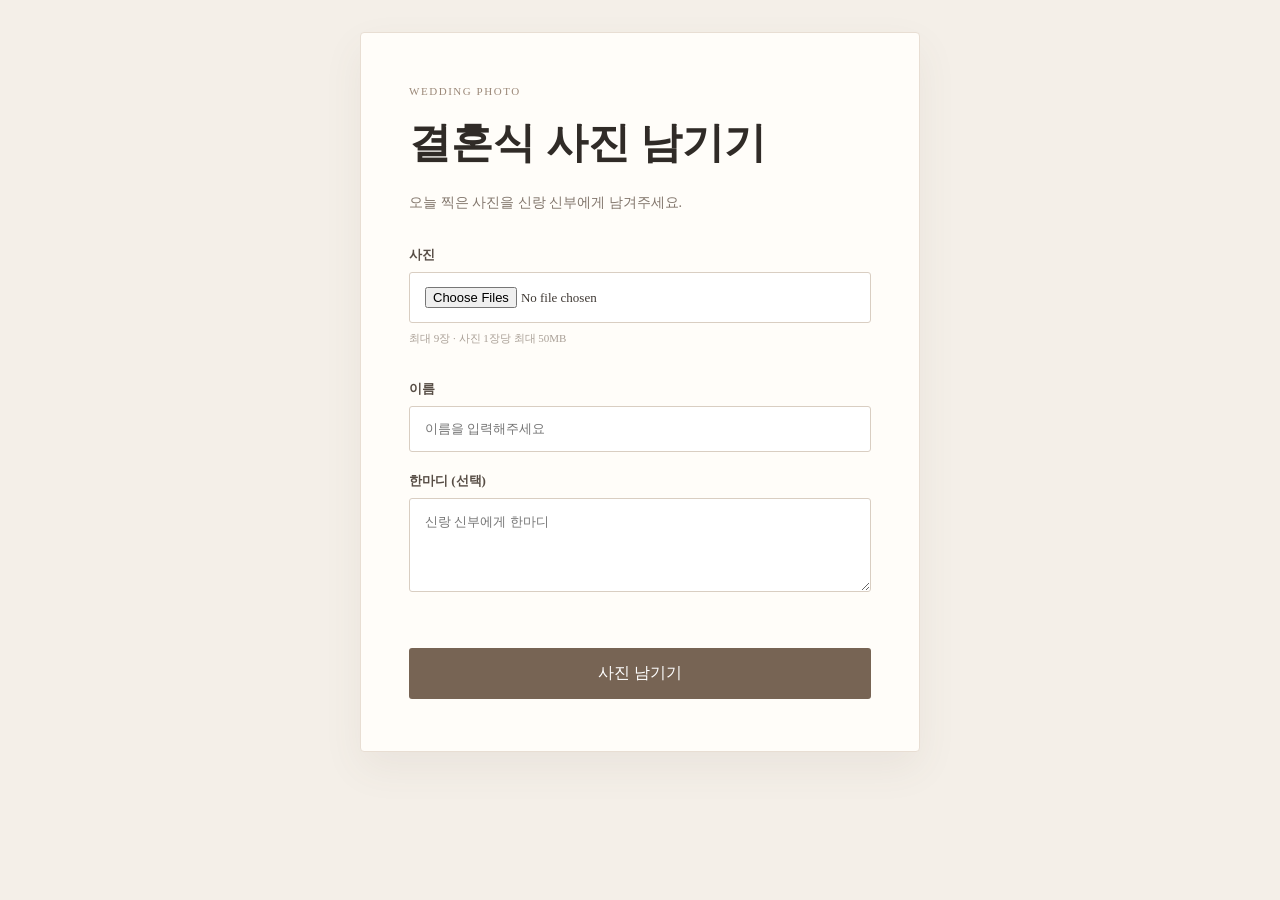
<file: google-drive-uploader/Index.html>
<!doctype html>
<html lang="ko">
  <head>
    <meta charset="utf-8" />
    <meta name="viewport" content="width=device-width, initial-scale=1" />
    <title>결혼식 사진 남기기</title>
    <style>
      *{box-sizing:border-box}body{margin:0;background:#f4efe8;color:#403a35;font-family:Georgia,"Noto Serif KR",serif}.card{width:min(calc(100% - 32px),560px);margin:32px auto;padding:clamp(28px,8vw,52px) clamp(22px,7vw,48px);background:#fffdf9;border:1px solid #e8ded3;border-radius:4px;box-shadow:0 16px 40px #66534612}.eyebrow{margin:0 0 18px;color:#9b8878;letter-spacing:.14em;font-size:11px}.card h1{margin:0;color:#302b27;font-size:clamp(30px,8vw,42px);font-weight:600;line-height:1.35}.intro{margin:18px 0 30px;color:#82766c;font-size:14px;line-height:1.9}.label{display:block;margin:20px 0 8px;color:#574d45;font-size:13px;font-weight:600}.input{width:100%;padding:14px 15px;border:1px solid #d9cec2;border-radius:3px;background:#fff;color:#403a35;font:inherit;font-size:13px}.help{margin:8px 0;color:#aaa097;font-size:11px}.submit{width:100%;margin-top:18px;padding:15px;border:0;border-radius:3px;background:#776454;color:#fff;font:inherit;cursor:pointer}.submit:disabled{opacity:.55}.status{min-height:20px;margin:14px 0 0;color:#9b5f54;font-size:12px;line-height:1.5}.status.ok{color:#6e8066}.thumbs{display:grid;grid-template-columns:repeat(3,1fr);gap:6px;margin-top:14px}.thumbs img{width:100%;height:100px;object-fit:cover;border-radius:2px}
    </style>
  </head>
  <body>
    <main class="card">
      <p class="eyebrow">WEDDING PHOTO</p>
      <h1>결혼식 사진 남기기</h1>
      <p class="intro">오늘 찍은 사진을 신랑 신부에게 남겨주세요.</p>
      <form id="form">
        <label class="label" for="photos">사진</label>
        <input class="input" id="photos" name="photos" type="file" accept="image/*" multiple required />
        <p class="help">최대 9장 · 사진 1장당 최대 50MB</p>
        <div class="thumbs" id="thumbs"></div>
        <label class="label" for="name">이름</label>
        <input class="input" id="name" name="name" maxlength="20" placeholder="이름을 입력해주세요" required />
        <label class="label" for="message">한마디 <span>(선택)</span></label>
        <textarea class="input" id="message" name="message" maxlength="160" rows="4" placeholder="신랑 신부에게 한마디"></textarea>
        <p class="status" id="status"></p>
        <button class="submit" id="submit" type="submit">사진 남기기</button>
      </form>
    </main>
    <script>
      const form=document.getElementById('form'), photos=document.getElementById('photos'), thumbs=document.getElementById('thumbs'), status=document.getElementById('status'), submit=document.getElementById('submit');
      photos.addEventListener('change',()=>{thumbs.textContent='';[...photos.files].slice(0,9).forEach(file=>{if(!file.type.startsWith('image/'))return;const img=document.createElement('img');img.src=URL.createObjectURL(file);img.onload=()=>URL.revokeObjectURL(img.src);thumbs.append(img)});});
      form.addEventListener('submit',(event)=>{event.preventDefault();if(photos.files.length>9){status.textContent='사진은 최대 9장까지 올릴 수 있어요.';return}submit.disabled=true;status.className='status';status.textContent='업로드 중…';google.script.run.withSuccessHandler(result=>{status.className='status ok';status.textContent=`${result.count}장의 사진이 Drive에 저장됐어요.`;form.reset();thumbs.textContent='';submit.disabled=false}).withFailureHandler(error=>{status.className='status';status.textContent=error.message||'업로드에 실패했어요.';submit.disabled=false}).savePhotos(form);});
    </script>
  </body>
</html>
</file>
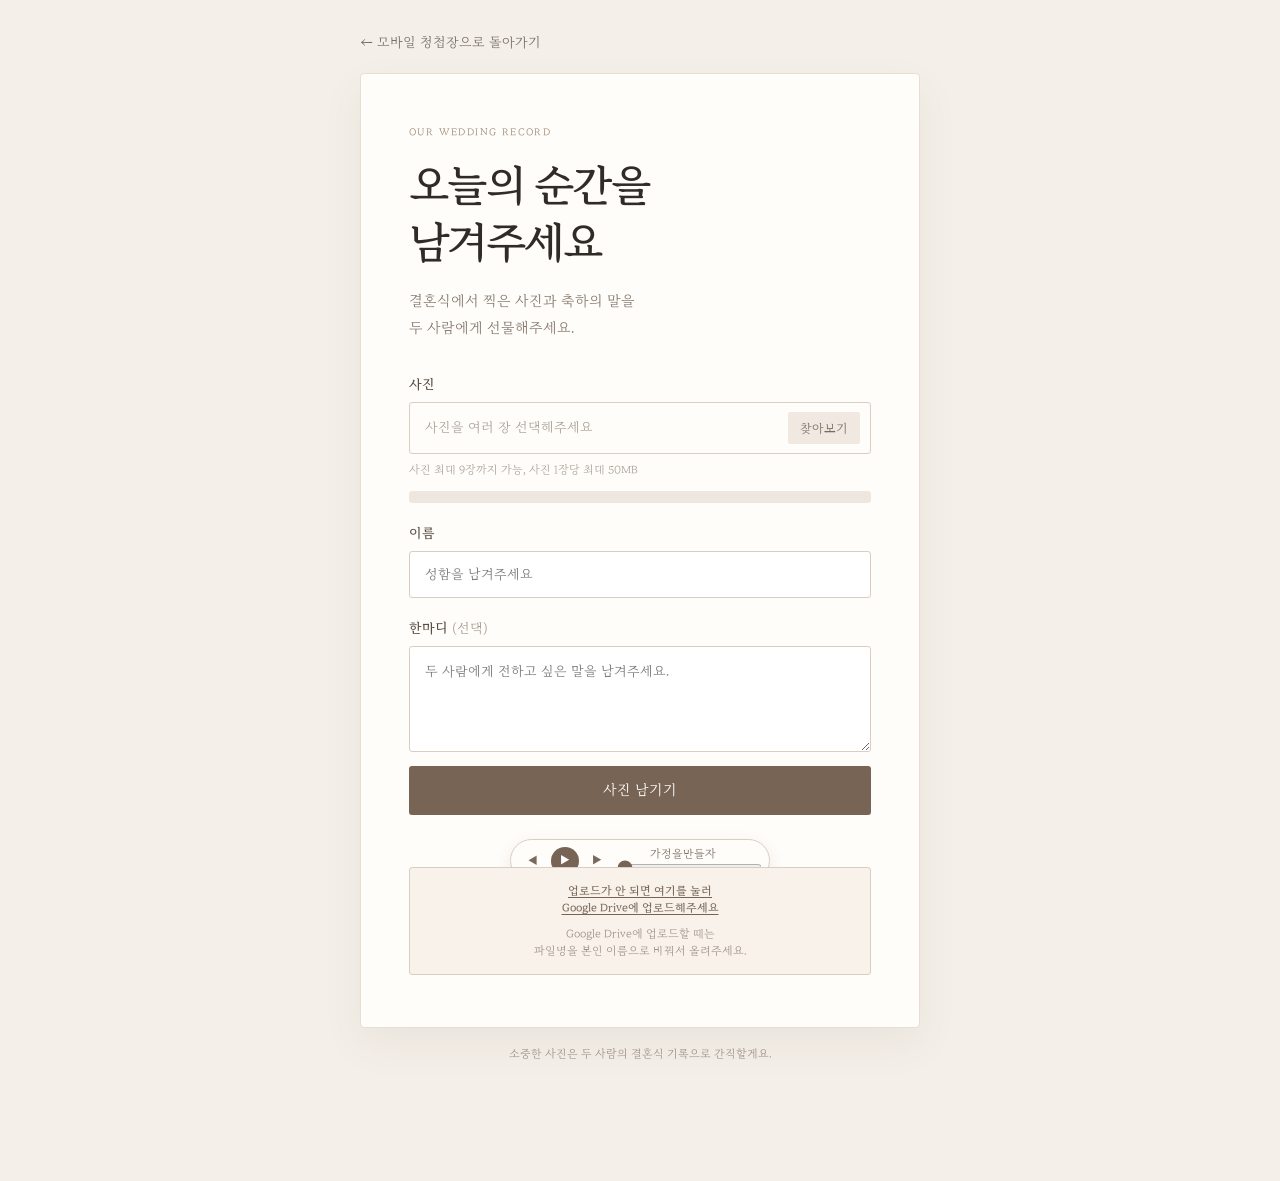
<file: guest-photo.html>
<!DOCTYPE html>
<html lang="ko">
  <head>
    <meta charset="utf-8" />
    <meta name="viewport" content="width=device-width, initial-scale=1" />
    <meta name="theme-color" content="#f4efe8" />
    <meta http-equiv="Cache-Control" content="no-cache, no-store, must-revalidate" />
    <meta http-equiv="Pragma" content="no-cache" />
    <meta http-equiv="Expires" content="0" />
    <meta name="description" content="국성 & 가영의 결혼식 사진을 남겨주세요." />
    <title>결혼식 사진 남기기 | 국성 & 가영</title>
    <link rel="preload" as="font" href="font/MaruBuri-Regular.woff2" type="font/woff2" crossorigin />
    <link rel="preload" as="font" href="font/MaruBuri-SemiBold.woff2" type="font/woff2" crossorigin />
    <link rel="stylesheet" href="guest-photo.css?v=20260902-8" />
    <style>
      .music-button{position:fixed;right:18px;bottom:18px;padding:10px 13px;border:1px solid #d9cec2;border-radius:999px;background:#fffdf9;color:#77695e;font:inherit;font-size:11px;box-shadow:0 5px 16px #6653461c;cursor:pointer}.music-button.is-playing{background:#776454;color:#fff}
      .photo-preview.photo-preview--multiple{display:grid;grid-template-columns:repeat(3,minmax(0,1fr));gap:6px;padding:6px}.photo-preview--multiple img{width:100%;height:110px;object-fit:cover;border-radius:2px}
      .music-button{display:none}.bgm-player{position:fixed;right:18px;bottom:18px;z-index:10;display:flex;align-items:center;gap:4px;width:260px;padding:6px 8px;border:1px solid #d9cec2;border-radius:999px;background:#fffdf9;color:#77695e;box-shadow:0 5px 16px #6653461c}.bgm-player__button{flex:0 0 28px;width:28px;height:28px;border:0;border-radius:50%;background:transparent;color:#77695e;font:inherit;font-size:10px;cursor:pointer}.bgm-player__button--main{background:#776454;color:#fff}.bgm-player__title{min-width:0;flex:1;overflow:hidden;padding:0 5px;font-size:11px;text-align:center;white-space:nowrap}.bgm-player__title-text{display:inline-block;padding-right:10px}.bgm-player__title.is-long .bgm-player__title-text{animation:bgm-title-marquee 7s ease-in-out infinite alternate}@keyframes bgm-title-marquee{from{transform:translateX(0)}to{transform:translateX(-100px)}}
      .bgm-player__info{min-width:0;flex:1 1 auto}.bgm-player__seek{display:block;width:100%;height:10px;accent-color:#776454}
      .bgm-player{left:50%;right:auto;transform:translateX(-50%)}.bgm-player__button{display:grid;place-items:center;flex:0 0 28px;min-width:28px;padding:0}
      .bgm-player__info{display:block!important;width:0!important;min-width:0!important;flex:1 1 0!important;overflow:hidden!important}.bgm-player__title{display:block!important;width:100%!important;max-width:none!important;min-width:0!important;overflow:hidden!important}.bgm-player__button{position:relative;z-index:1;flex:0 0 28px!important;min-width:28px!important}
      #photo-preview.photo-preview--multiple{display:grid!important;grid-template-columns:repeat(3,minmax(0,1fr))!important;gap:6px!important;padding:6px!important}#photo-preview.photo-preview--multiple img{width:100%!important;height:110px!important;max-height:none!important;object-fit:cover!important;border-radius:2px!important}
    </style>
    <script>
      window.WEDDING_CONFIG = {
        firebaseConfig: {
          apiKey: "AIzaSyDaGOxomY9IWP6kqAvth7bm9cGrw3QwkpM",
          authDomain: "wedding-e262a.firebaseapp.com",
          projectId: "wedding-e262a",
          storageBucket: "wedding-e262a.firebasestorage.app",
          messagingSenderId: "16876005547",
          appId: "1:16876005547:web:02684611d089df33daefee",
        },
      };
    </script>
  </head>
  <body>
    <audio id="bgm-player" src="resource/bgm/%EA%B0%80%EC%A0%95%EC%9D%84%EB%A7%8C%EB%93%A4%EC%9E%90.mp3" loop preload="auto" playsinline></audio>
    <main class="photo-page">
      <a class="back-link" href="index.html">← 모바일 청첩장으로 돌아가기</a>
      <section class="photo-card">
        <p class="eyebrow">OUR WEDDING RECORD</p>
        <h1>오늘의 순간을<br />남겨주세요</h1>
        <p class="intro">결혼식에서 찍은 사진과 축하의 말을<br />두 사람에게 선물해주세요.</p>

        <form id="guest-photo-form" novalidate>
          <label class="field-label" for="photo-file">사진</label>
          <label class="file-picker" for="photo-file">
            <span id="file-picker-label">사진을 여러 장 선택해주세요</span>
            <span class="file-picker__button">찾아보기</span>
          </label>
          <input id="photo-file" type="file" accept="image/jpeg,image/png,image/webp,image/heic" multiple required />
          <p class="field-help">사진 최대 9장까지 가능, 사진 1장당 최대 50MB</p>
          <div class="photo-preview photo-preview--multiple" id="photo-preview" hidden>
          </div>

          <label class="field-label" for="guest-name">이름</label>
          <input id="guest-name" class="text-input" type="text" maxlength="20" placeholder="성함을 남겨주세요" autocomplete="name" required />

          <label class="field-label" for="guest-message">한마디 <span>(선택)</span></label>
          <textarea id="guest-message" class="text-input text-area" maxlength="160" placeholder="두 사람에게 전하고 싶은 말을 남겨주세요."></textarea>

          <button class="submit-button" id="submit-button" type="submit">사진 남기기</button>
          <p class="form-status" id="form-status" role="status" aria-live="polite"></p>
        </form>
        <p class="footer-note footer-note--drive"><a href="https://drive.google.com/drive/folders/1jViWacJPtlnwcvEHc54v9gV7nCMgc1PV?usp=sharing" target="_blank" rel="noopener">업로드가 안 되면 여기를 눌러<br />Google Drive에 업로드해주세요</a><span>Google Drive에 업로드할 때는<br />파일명을 본인 이름으로 바꿔서 올려주세요.</span></p>
      </section>
      <p class="footer-note">소중한 사진은 두 사람의 결혼식 기록으로 간직할게요.</p>
    </main>
    <button class="music-button" id="music-button" type="button" aria-label="음악 재생">♫ 음악 켜기</button>
    <script defer src="guest-photo.js?v=20260902-37"></script>
    <div class="bgm-player" aria-label="배경음악 플레이어">
      <button class="bgm-player__button" id="bgm-prev" type="button" aria-label="이전 곡">◀</button>
      <button class="bgm-player__button bgm-player__button--main" id="bgm-toggle" type="button" aria-label="재생 또는 일시정지">▶</button>
      <button class="bgm-player__button" id="bgm-next" type="button" aria-label="다음 곡">▶</button>
      <span class="bgm-player__info"><span class="bgm-player__title" id="bgm-title"><span class="bgm-player__title-text">가정을만들자</span></span><input class="bgm-player__seek" id="bgm-seek" type="range" min="0" max="100" step="0.1" value="0" aria-label="재생 위치" /></span>
    </div>
  </body>
</html>
</file>
<file: guest-photo.css>
@font-face{font-family:MaruBuri;src:url("font/MaruBuri-Regular.woff2") format("woff2");font-weight:400;font-display:swap}
@font-face{font-family:MaruBuri;src:url("font/MaruBuri-SemiBold.woff2") format("woff2");font-weight:600;font-display:swap}
.photo-page{padding-bottom:120px!important}
.footer-note--drive{position:relative;z-index:30;margin:18px 0 0;padding:14px 10px;border:1px solid #d9cec2;border-radius:3px;background:#f8f2eb;line-height:1.6}.footer-note--drive a{display:block;color:#776454;font-weight:600;text-decoration:underline;text-underline-offset:3px}.footer-note--drive span{display:block;margin-top:8px;color:#9c9087}
.photo-preview.photo-preview--multiple{display:grid!important;grid-template-columns:repeat(3,minmax(0,1fr));gap:6px;padding:6px}.photo-preview__file{grid-column:1/-1;padding:9px 11px;border-bottom:1px solid #e3d9cf;color:#77695e;font-size:11px;line-height:1.4;overflow:hidden;text-overflow:ellipsis;white-space:nowrap}.photo-preview__file:last-child{border-bottom:0}
.bgm-player__info{display:block!important;width:0!important;min-width:0!important;flex:1 1 0!important;overflow:hidden!important}.bgm-player__title{display:block!important;width:100%!important;max-width:none!important;min-width:0!important;overflow:hidden!important}.bgm-player__button{position:relative;z-index:1;flex:0 0 28px!important;min-width:28px!important}
:root{color:#403a35;background:#f4efe8;font-family:MaruBuri,"Noto Serif KR",serif}
*{box-sizing:border-box}body{margin:0;min-height:100vh}.photo-page{width:min(100% - 32px,560px);margin:0 auto;padding:30px 0 42px}.back-link{display:inline-block;color:#766d64;font-size:13px;text-decoration:none;margin-bottom:22px}.photo-card{background:#fffdf9;border:1px solid #e8ded3;border-radius:4px;padding:clamp(28px,8vw,52px) clamp(22px,7vw,48px);box-shadow:0 16px 40px #66534612}.eyebrow{margin:0 0 18px;color:#9b8878;letter-spacing:.14em;font-size:10px}.photo-card h1{margin:0;color:#302b27;font-size:clamp(30px,8vw,42px);font-weight:600;line-height:1.35;letter-spacing:-.06em}.intro{margin:18px 0 34px;color:#82766c;font-size:14px;line-height:1.9}.field-label{display:block;margin:22px 0 9px;color:#574d45;font-size:13px;font-weight:600}.field-label span{color:#a79a90;font-weight:400}.file-picker{display:flex;align-items:center;justify-content:space-between;gap:12px;min-height:52px;padding:0 10px 0 15px;border:1px solid #d9cec2;border-radius:3px;color:#a99e95;font-size:13px;cursor:pointer}.file-picker__button{padding:8px 12px;background:#f1e9e1;color:#77695e;border-radius:2px;font-size:12px;white-space:nowrap}input[type=file]{display:none}.field-help{margin:8px 0 0;color:#aaa097;font-size:11px}.photo-preview{margin-top:14px;overflow:hidden;border-radius:3px;background:#eee7df}.photo-preview img{display:block;width:100%;max-height:300px;object-fit:cover}.text-input{width:100%;padding:14px 15px;border:1px solid #d9cec2;border-radius:3px;outline:0;background:#fff;color:#403a35;font:inherit;font-size:13px}.text-input:focus{border-color:#9b8878;box-shadow:0 0 0 3px #9b88781a}.text-area{min-height:106px;resize:vertical;line-height:1.7}.consent{display:flex;align-items:flex-start;gap:8px;margin-top:24px;color:#887d74;font-size:11px;line-height:1.6}.consent input{margin:2px 0 0;accent-color:#927d6c}.form-status{min-height:20px;margin:14px 0 0;color:#9b5f54;font-size:12px;line-height:1.5}.form-status.is-success{color:#6e8066}.submit-button{width:100%;margin-top:8px;padding:15px;border:0;border-radius:3px;background:#776454;color:#fff;font:inherit;font-size:14px;cursor:pointer}.submit-button:disabled{opacity:.55;cursor:wait}.footer-note{margin:18px 0 0;color:#9c9087;text-align:center;font-size:11px}
</file>
